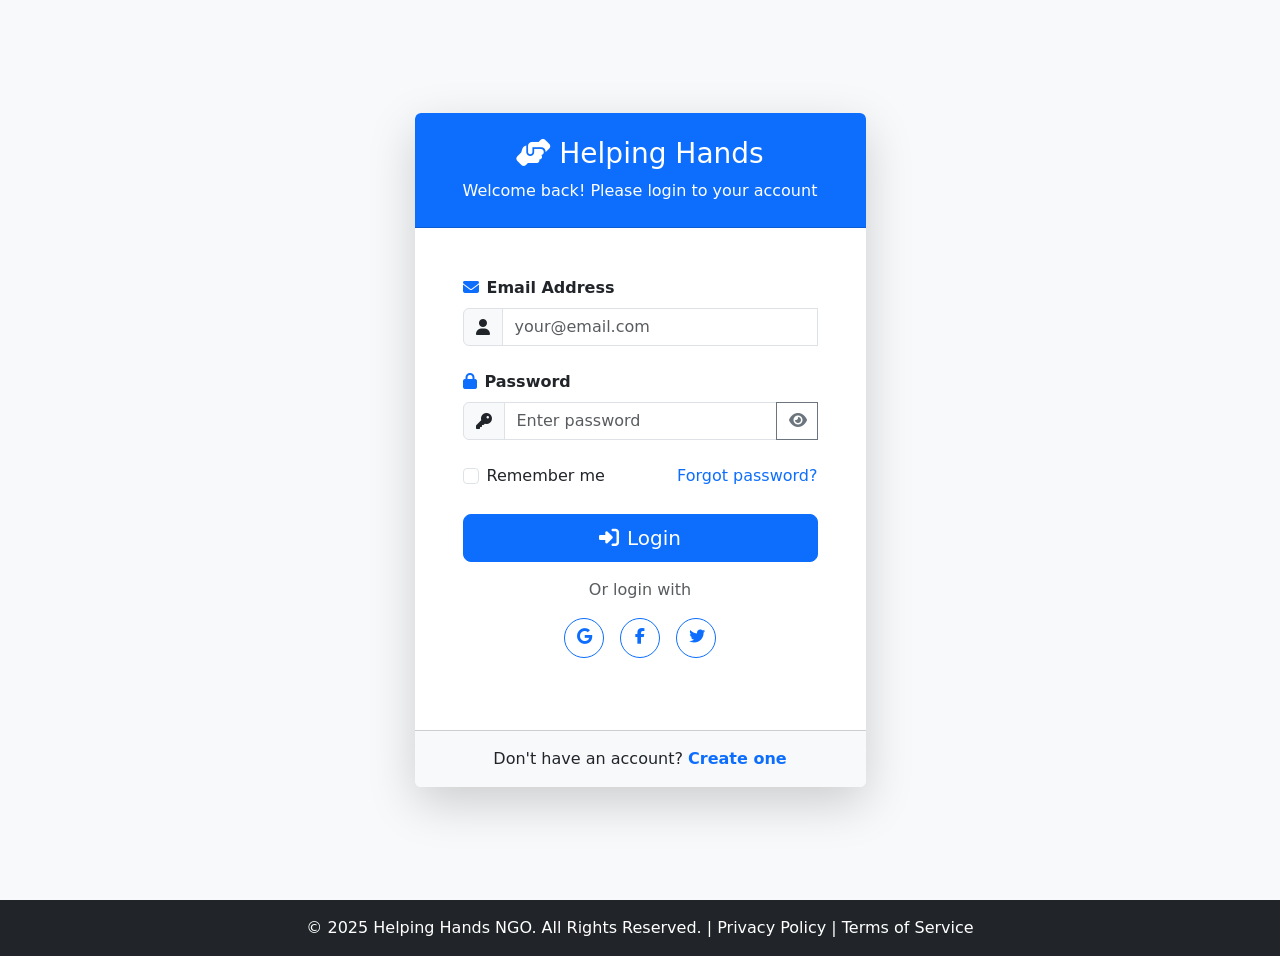
<file: login.html>
<!DOCTYPE html>
<html lang="en">
<head>
  <meta charset="UTF-8" />
  <meta name="viewport" content="width=device-width, initial-scale=1.0"/>
  <title>Login - Helping Hands NGO</title>
  <link rel="stylesheet" href="style.css" />
  <link href="https://cdn.jsdelivr.net/npm/bootstrap@5.3.7/dist/css/bootstrap.min.css" rel="stylesheet"/>
  <link rel="stylesheet" href="https://cdnjs.cloudflare.com/ajax/libs/font-awesome/6.4.0/css/all.min.css"/>
</head>
<body class="bg-light">

  <!-- Main Login Container -->
  <div class="container">
    <div class="row justify-content-center align-items-center min-vh-100">
      <div class="col-lg-5 col-md-7">
        <!-- Login Card -->
        <div class="card shadow-lg border-0 rounded-lg">
          <!-- Card Header -->
          <div class="card-header bg-primary text-white text-center py-4">
            <h3 class="mb-0">
              <i class="fas fa-hands-helping me-2"></i>Helping Hands
            </h3>
            <p class="mb-0 mt-2">Welcome back! Please login to your account</p>
          </div>
          
          <!-- Card Body -->
          <div class="card-body p-5">
            <!-- Login Form -->
            <form id="loginForm" novalidate>
              <!-- Email Field -->
              <div class="mb-4">
                <label for="email" class="form-label fw-bold">
                  <i class="fas fa-envelope me-2 text-primary"></i>Email Address
                </label>
                <div class="input-group">
                  <span class="input-group-text">
                    <i class="fas fa-user"></i>
                  </span>
                  <input 
                    type="email" 
                    class="form-control" 
                    id="email" 
                    placeholder="your@email.com"
                    required
                  >
                  <div class="invalid-feedback">
                    Please enter a valid email address
                  </div>
                </div>
              </div>
              
              <!-- Password Field -->
              <div class="mb-4">
                <label for="password" class="form-label fw-bold">
                  <i class="fas fa-lock me-2 text-primary"></i>Password
                </label>
                <div class="input-group">
                  <span class="input-group-text">
                    <i class="fas fa-key"></i>
                  </span>
                  <input 
                    type="password" 
                    class="form-control" 
                    id="password" 
                    placeholder="Enter password"
                    required
                    minlength="8"
                  >
                  <button 
                    class="btn btn-outline-secondary toggle-password" 
                    type="button"
                    data-target="#password"
                  >
                    <i class="fas fa-eye"></i>
                  </button>
                  <div class="invalid-feedback">
                    Password must be at least 8 characters
                  </div>
                </div>
              </div>
              
              <!-- Remember Me & Forgot Password -->
              <div class="d-flex justify-content-between mb-4">
                <div class="form-check">
                  <input class="form-check-input" type="checkbox" id="rememberMe">
                  <label class="form-check-label" for="rememberMe">
                    Remember me
                  </label>
                </div>
                <a href="forgot-password.html" class="text-decoration-none">
                  Forgot password?
                </a>
              </div>
              
              <!-- Submit Button -->
              <div class="d-grid mb-3">
                <button type="submit" class="btn btn-primary btn-lg">
                  <i class="fas fa-sign-in-alt me-2"></i>Login
                </button>
              </div>
              
              <!-- Social Login -->
              <div class="text-center mb-4">
                <p class="text-muted mb-3">Or login with</p>
                <div class="d-flex justify-content-center gap-3">
                  <a href="#" class="btn btn-outline-primary rounded-circle social-btn">
                    <i class="fab fa-google"></i>
                  </a>
                  <a href="#" class="btn btn-outline-primary rounded-circle social-btn">
                    <i class="fab fa-facebook-f"></i>
                  </a>
                  <a href="#" class="btn btn-outline-primary rounded-circle social-btn">
                    <i class="fab fa-twitter"></i>
                  </a>
                </div>
              </div>
            </form>
          </div>
          
          <!-- Card Footer -->
          <div class="card-footer text-center py-3 bg-light">
            <p class="mb-0">
              Don't have an account? 
              <a href="signup.html" class="text-decoration-none fw-bold">
                Create one
              </a>
            </p>
          </div>
        </div>
      </div>
    </div>
  </div>

  <!-- Footer -->
  <footer class="bg-dark text-white text-center py-3 mt-auto">
    <div class="container">
      <p class="mb-0">
        &copy; 2025 Helping Hands NGO. All Rights Reserved. | 
        <a href="#" class="text-white text-decoration-none">Privacy Policy</a> | 
        <a href="#" class="text-white text-decoration-none">Terms of Service</a>
      </p>
    </div>
  </footer>

  <script src="https://cdn.jsdelivr.net/npm/bootstrap@5.3.7/dist/js/bootstrap.bundle.min.js"></script>
  <script>
    // Toggle password visibility
    document.querySelectorAll('.toggle-password').forEach(button => {
      button.addEventListener('click', function() {
        const target = this.getAttribute('data-target');
        const input = document.querySelector(target);
        const icon = this.querySelector('i');
        
        if (input.type === 'password') {
          input.type = 'text';
          icon.classList.remove('fa-eye');
          icon.classList.add('fa-eye-slash');
        } else {
          input.type = 'password';
          icon.classList.remove('fa-eye-slash');
          icon.classList.add('fa-eye');
        }
      });
    });

    // Form validation
    (function() {
      'use strict';
      
      const form = document.getElementById('loginForm');
      
      form.addEventListener('submit', function(event) {
        if (!form.checkValidity()) {
          event.preventDefault();
          event.stopPropagation();
        }
        
        form.classList.add('was-validated');
      }, false);
    })();
  </script>
</body>
</html>
</file>
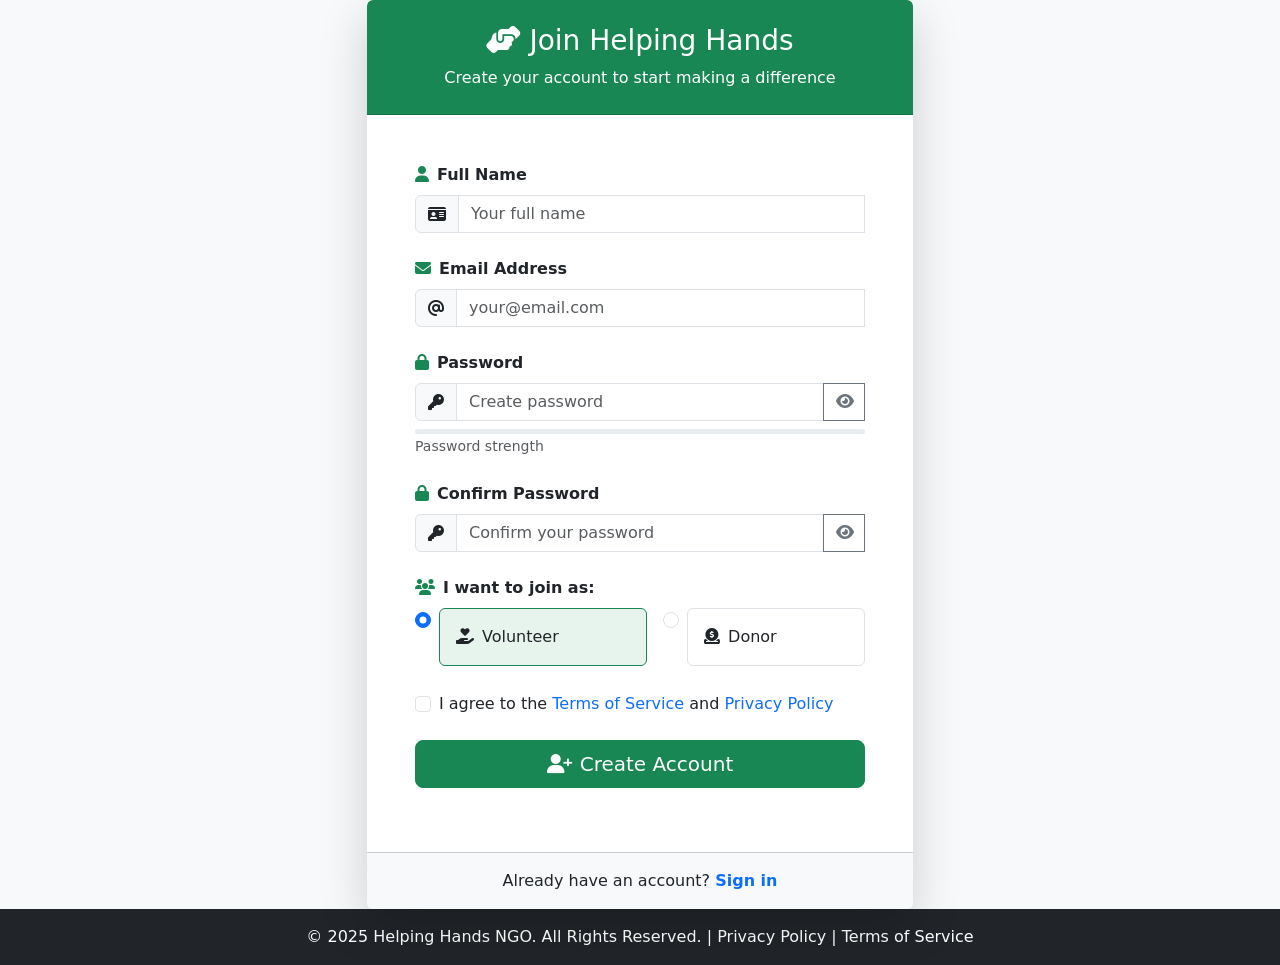
<file: signup.html>
<!DOCTYPE html>
<html lang="en">
<head>
  <meta charset="UTF-8" />
  <meta name="viewport" content="width=device-width, initial-scale=1.0"/>
  <title>Join Helping Hands NGO</title>
  <link rel="stylesheet" href="style.css" />
  <link href="https://cdn.jsdelivr.net/npm/bootstrap@5.3.7/dist/css/bootstrap.min.css" rel="stylesheet"/>
  <link rel="stylesheet" href="https://cdnjs.cloudflare.com/ajax/libs/font-awesome/6.4.0/css/all.min.css"/>
</head>
<body class="bg-light">

  <!-- Main Signup Container -->
  <div class="container">
    <div class="row justify-content-center align-items-center min-vh-100">
      <div class="col-lg-6 col-md-8">
        <!-- Signup Card -->
        <div class="card shadow-lg border-0 rounded-lg">
          <!-- Card Header -->
          <div class="card-header bg-success text-white text-center py-4">
            <h3 class="mb-0">
              <i class="fas fa-hands-helping me-2"></i>Join Helping Hands
            </h3>
            <p class="mb-0 mt-2">Create your account to start making a difference</p>
          </div>
          
          <!-- Card Body -->
          <div class="card-body p-5">
            <!-- Signup Form -->
            <form id="signupForm" novalidate>
              <!-- Name Field -->
              <div class="mb-4">
                <label for="name" class="form-label fw-bold">
                  <i class="fas fa-user me-2 text-success"></i>Full Name
                </label>
                <div class="input-group">
                  <span class="input-group-text">
                    <i class="fas fa-id-card"></i>
                  </span>
                  <input 
                    type="text" 
                    class="form-control" 
                    id="name" 
                    placeholder="Your full name"
                    required
                    minlength="3"
                  >
                  <div class="invalid-feedback">
                    Please enter your full name (at least 3 characters)
                  </div>
                </div>
              </div>
              
              <!-- Email Field -->
              <div class="mb-4">
                <label for="email" class="form-label fw-bold">
                  <i class="fas fa-envelope me-2 text-success"></i>Email Address
                </label>
                <div class="input-group">
                  <span class="input-group-text">
                    <i class="fas fa-at"></i>
                  </span>
                  <input 
                    type="email" 
                    class="form-control" 
                    id="email" 
                    placeholder="your@email.com"
                    required
                  >
                  <div class="invalid-feedback">
                    Please enter a valid email address
                  </div>
                </div>
              </div>
              
              <!-- Password Field -->
              <div class="mb-4">
                <label for="password" class="form-label fw-bold">
                  <i class="fas fa-lock me-2 text-success"></i>Password
                </label>
                <div class="input-group">
                  <span class="input-group-text">
                    <i class="fas fa-key"></i>
                  </span>
                  <input 
                    type="password" 
                    class="form-control" 
                    id="password" 
                    placeholder="Create password"
                    required
                    minlength="8"
                    pattern="(?=.*\d)(?=.*[a-z])(?=.*[A-Z]).{8,}"
                  >
                  <button 
                    class="btn btn-outline-secondary toggle-password" 
                    type="button"
                    data-target="#password"
                  >
                    <i class="fas fa-eye"></i>
                  </button>
                  <div class="invalid-feedback">
                    Password must contain at least 8 characters, including uppercase, lowercase and number
                  </div>
                </div>
                <div class="password-strength mt-2">
                  <div class="progress" style="height: 5px;">
                    <div class="progress-bar" role="progressbar" style="width: 0%"></div>
                  </div>
                  <small class="text-muted strength-text">Password strength</small>
                </div>
              </div>
              
              <!-- Confirm Password Field -->
              <div class="mb-4">
                <label for="confirmPassword" class="form-label fw-bold">
                  <i class="fas fa-lock me-2 text-success"></i>Confirm Password
                </label>
                <div class="input-group">
                  <span class="input-group-text">
                    <i class="fas fa-key"></i>
                  </span>
                  <input 
                    type="password" 
                    class="form-control" 
                    id="confirmPassword" 
                    placeholder="Confirm your password"
                    required
                  >
                  <button 
                    class="btn btn-outline-secondary toggle-password" 
                    type="button"
                    data-target="#confirmPassword"
                  >
                    <i class="fas fa-eye"></i>
                  </button>
                  <div class="invalid-feedback">
                    Passwords must match
                  </div>
                </div>
              </div>
              
              <!-- User Type Selection -->
              <div class="mb-4">
                <label class="form-label fw-bold">
                  <i class="fas fa-users me-2 text-success"></i>I want to join as:
                </label>
                <div class="d-flex gap-3">
                  <div class="form-check flex-grow-1">
                    <input class="form-check-input" type="radio" name="userType" id="volunteer" checked>
                    <label class="form-check-label w-100 p-3 border rounded" for="volunteer">
                      <i class="fas fa-hand-holding-heart me-2"></i>Volunteer
                    </label>
                  </div>
                  <div class="form-check flex-grow-1">
                    <input class="form-check-input" type="radio" name="userType" id="donor">
                    <label class="form-check-label w-100 p-3 border rounded" for="donor">
                      <i class="fas fa-donate me-2"></i>Donor
                    </label>
                  </div>
                </div>
              </div>
              
              <!-- Terms and Conditions -->
              <div class="mb-4 form-check">
                <input 
                  type="checkbox" 
                  class="form-check-input" 
                  id="terms" 
                  required
                >
                <label class="form-check-label" for="terms">
                  I agree to the <a href="#" class="text-decoration-none">Terms of Service</a> and <a href="#" class="text-decoration-none">Privacy Policy</a>
                </label>
                <div class="invalid-feedback">
                  You must agree to the terms and conditions
                </div>
              </div>
              
              <!-- Submit Button -->
              <div class="d-grid mb-3">
                <button type="submit" class="btn btn-success btn-lg">
                  <i class="fas fa-user-plus me-2"></i>Create Account
                </button>
              </div>
            </form>
          </div>
          
          <!-- Card Footer -->
          <div class="card-footer text-center py-3 bg-light">
            <p class="mb-0">
              Already have an account? 
              <a href="login.html" class="text-decoration-none fw-bold">
                Sign in
              </a>
            </p>
          </div>
        </div>
      </div>
    </div>
  </div>

  <!-- Footer -->
  <footer class="bg-dark text-white text-center py-3 mt-auto">
    <div class="container">
      <p class="mb-0">
        &copy; 2025 Helping Hands NGO. All Rights Reserved. | 
        <a href="#" class="text-white text-decoration-none">Privacy Policy</a> | 
        <a href="#" class="text-white text-decoration-none">Terms of Service</a>
      </p>
    </div>
  </footer>

  <script src="https://cdn.jsdelivr.net/npm/bootstrap@5.3.7/dist/js/bootstrap.bundle.min.js"></script>
  <script>
    // Toggle password visibility
    document.querySelectorAll('.toggle-password').forEach(button => {
      button.addEventListener('click', function() {
        const target = this.getAttribute('data-target');
        const input = document.querySelector(target);
        const icon = this.querySelector('i');
        
        if (input.type === 'password') {
          input.type = 'text';
          icon.classList.remove('fa-eye');
          icon.classList.add('fa-eye-slash');
        } else {
          input.type = 'password';
          icon.classList.remove('fa-eye-slash');
          icon.classList.add('fa-eye');
        }
      });
    });

    // Password strength indicator
    const passwordInput = document.getElementById('password');
    const progressBar = document.querySelector('.progress-bar');
    const strengthText = document.querySelector('.strength-text');
    
    passwordInput.addEventListener('input', function() {
      const password = this.value;
      let strength = 0;
      
      // Length check
      if (password.length >= 8) strength += 25;
      if (password.length >= 12) strength += 15;
      
      // Contains numbers
      if (/\d/.test(password)) strength += 20;
      
      // Contains lowercase
      if (/[a-z]/.test(password)) strength += 10;
      
      // Contains uppercase
      if (/[A-Z]/.test(password)) strength += 10;
      
      // Contains special chars
      if (/[^A-Za-z0-9]/.test(password)) strength += 20;
      
      // Update progress bar
      progressBar.style.width = strength + '%';
      
      // Update color and text
      if (strength < 40) {
        progressBar.classList.remove('bg-warning', 'bg-success');
        progressBar.classList.add('bg-danger');
        strengthText.textContent = 'Weak password';
      } else if (strength < 70) {
        progressBar.classList.remove('bg-danger', 'bg-success');
        progressBar.classList.add('bg-warning');
        strengthText.textContent = 'Moderate password';
      } else {
        progressBar.classList.remove('bg-danger', 'bg-warning');
        progressBar.classList.add('bg-success');
        strengthText.textContent = 'Strong password';
      }
    });

    // Confirm password validation
    const confirmPassword = document.getElementById('confirmPassword');
    confirmPassword.addEventListener('input', function() {
      if (this.value !== passwordInput.value) {
        this.setCustomValidity("Passwords don't match");
      } else {
        this.setCustomValidity('');
      }
    });

    // Form validation
    (function() {
      'use strict';
      
      const form = document.getElementById('signupForm');
      
      form.addEventListener('submit', function(event) {
        if (!form.checkValidity()) {
          event.preventDefault();
          event.stopPropagation();
        }
        
        form.classList.add('was-validated');
      }, false);
    })();
  </script>
</body>
</html>
</file>
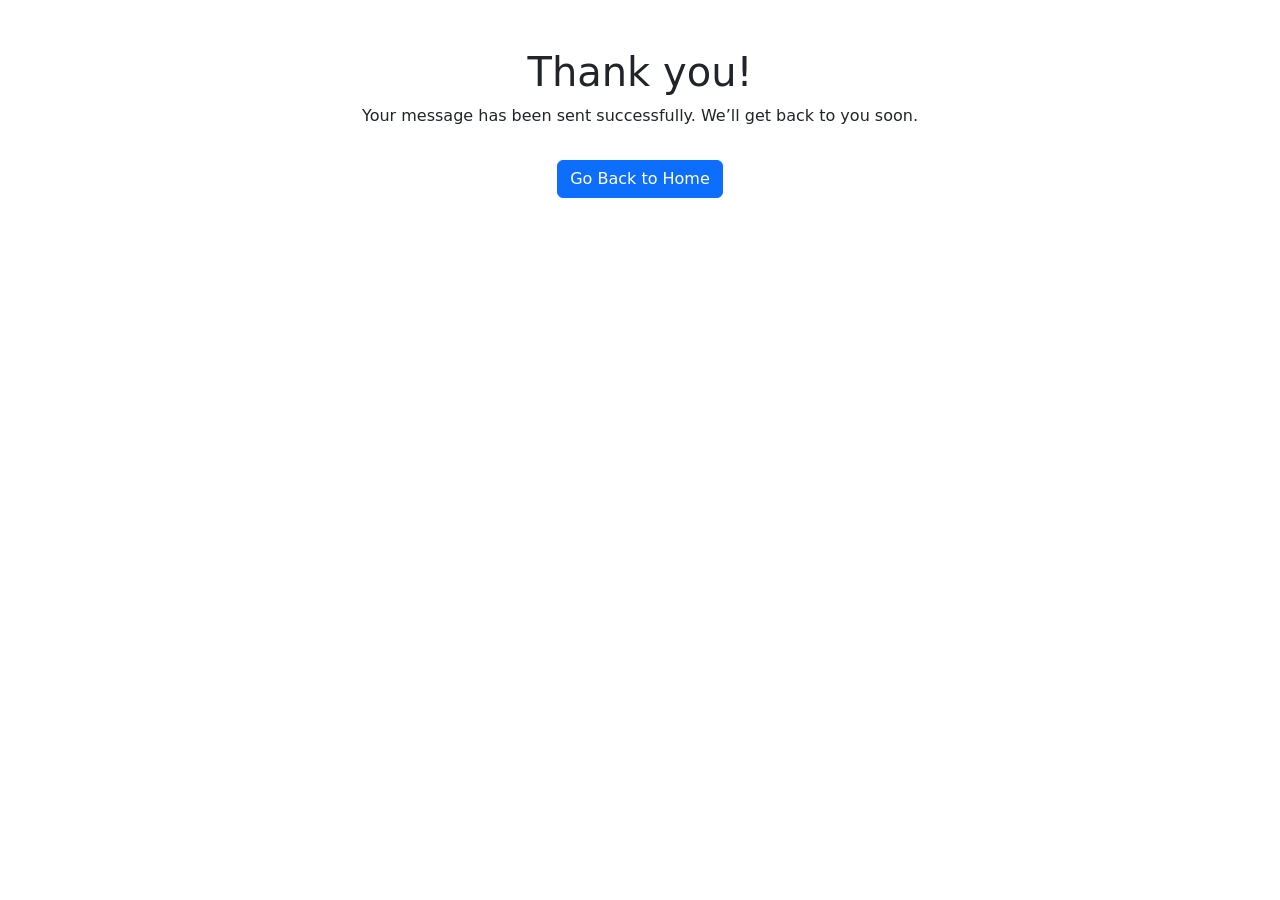
<file: thankyou.html>
<!DOCTYPE html>
<html lang="en">
<head>
  <meta charset="UTF-8">
  <title>Thank You</title>
  <link href="https://cdn.jsdelivr.net/npm/bootstrap@5.3.7/dist/css/bootstrap.min.css" rel="stylesheet"/>
</head>
<body class="text-center p-5">
  <h1>Thank you!</h1>
  <p>Your message has been sent successfully. We’ll get back to you soon.</p>
  <a href="index.html" class="btn btn-primary mt-3">Go Back to Home</a>
</body>
</html>
</file>
<file: style.css>
/* Enhanced CSS with hover effects and more styling */
.header {
  background-color: #518dc1;
  padding: 20px 0;
  text-align: center;
  transition: background-color 0.3s ease;
}

.header:hover {
  background-color: #3a6d99;
}

.nav-link {
  transition: all 0.3s ease;
  font-weight: 500;
}

.nav-link:hover {
  color: #0d6efd !important;
  transform: translateY(-2px);
}

.card {
  transition: transform 0.3s ease, box-shadow 0.3s ease;
  height: 100%;
}

.card:hover {
  transform: translateY(-10px);
  box-shadow: 0 10px 20px rgba(0,0,0,0.1);
}

.card img {
  height: 200px;
  object-fit: cover;
  transition: transform 0.5s ease;
}

.card:hover img {
  transform: scale(1.05);
}

.btn {
  transition: all 0.3s ease;
}

.btn:hover {
  transform: translateY(-2px);
  box-shadow: 0 4px 8px rgba(0,0,0,0.1);
}

.founder-img, .volunteer-img {
  transition: transform 0.3s ease;
}

.founder-img:hover, .volunteer-img:hover {
  transform: scale(1.05);
}

/* New testimonial section */
.testimonial-card {
  transition: all 0.3s ease;
}

.testimonial-card:hover {
  background-color: #f8f9fa;
  transform: scale(1.02);
}

/* Carousel enhancements */
.carousel-item {
  transition: transform 1.5s ease-in-out;
}

.carousel-caption {
  background-color: rgba(0,0,0,0.5);
  border-radius: 10px;
  transition: all 0.5s ease;
}

.carousel-caption:hover {
  background-color: rgba(0,0,0,0.7);
}

/* New impact counter animation */
.counter {
  transition: all 0.5s ease;
}

.counter:hover {
  color: #0d6efd;
  transform: scale(1.1);
}




/* Gallery Specific Styles */
.gallery-hero {
  background: linear-gradient(rgba(0,0,0,0.5)), url('https://i.pinimg.com/1200x/bb/88/fc/bb88fc0dd701230a8644a4051c0657df.jpg');
  background-size: cover;
  background-position: center;
  color: white;
  padding: 80px 0;
}

.gallery-card {
  position: relative;
  overflow: hidden;
  transition: transform 0.3s ease;
}

.gallery-card:hover {
  transform: translateY(-5px);
}

.gallery-overlay {
  position: absolute;
  top: 0;
  left: 0;
  right: 0;
  bottom: 0;
  background: rgba(0,0,0,0.7);
  color: white;
  display: flex;
  align-items: center;
  justify-content: center;
  opacity: 0;
  transition: opacity 0.3s ease;
}

.gallery-img-link:hover .gallery-overlay {
  opacity: 1;
}

.overlay-content {
  text-align: center;
  padding: 20px;
}

.overlay-content h5 {
  font-weight: bold;
  margin-bottom: 5px;
}

.overlay-content p {
  margin-bottom: 15px;
  font-size: 0.9rem;
}

.video-container {
  position: relative;
  padding-bottom: 56.25%; /* 16:9 Aspect Ratio */
  height: 0;
  margin-bottom: 15px;
}

.video-container iframe {
  position: absolute;
  top: 0;
  left: 0;
  width: 100%;
  height: 100%;
}

.video-caption {
  border-bottom-left-radius: 0.25rem;
  border-bottom-right-radius: 0.25rem;
}

/* Back to top button */
.back-to-top {
  position: fixed;
  bottom: 20px;
  right: 20px;
  display: none;
  z-index: 99;
  width: 50px;
  height: 50px;
  border-radius: 50%;
  text-align: center;
  line-height: 35px;
}

/* Filter buttons */
.filter-button.active {
  background-color: #0d6efd;
  color: white;
}

/* Responsive adjustments */
@media (max-width: 768px) {
  .gallery-hero {
    padding: 60px 0;
  }
  
  .btn-group {
    flex-wrap: wrap;
  }
  
  .btn-group .btn {
    margin-bottom: 5px;
  }
}



/* Login Page Specific Styles */
.min-vh-100 {
  min-height: 100vh;
}

.card {
  border: none;
  overflow: hidden;
  transition: transform 0.3s ease, box-shadow 0.3s ease;
}

.card:hover {
  transform: translateY(-5px);
  box-shadow: 0 10px 20px rgba(0,0,0,0.1);
}

.card-header {
  border-bottom: none;
}

.toggle-password {
  width: 42px;
  display: flex;
  align-items: center;
  justify-content: center;
}

.toggle-password:hover {
  background-color: #f8f9fa;
}

.social-btn {
  width: 40px;
  height: 40px;
  display: flex;
  align-items: center;
  justify-content: center;
  transition: all 0.3s ease;
}

.social-btn:hover {
  background-color: #0d6efd;
  color: white !important;
}

/* Responsive adjustments */
@media (max-width: 576px) {
  .card-body {
    padding: 1.5rem;
  }
}


/* Signup Page Specific Styles */
.min-vh-100 {
  min-height: 100vh;
}

.card {
  border: none;
  overflow: hidden;
  transition: transform 0.3s ease, box-shadow 0.3s ease;
}

.card:hover {
  transform: translateY(-5px);
  box-shadow: 0 10px 20px rgba(0,0,0,0.1);
}

.card-header {
  border-bottom: none;
}

.toggle-password {
  width: 42px;
  display: flex;
  align-items: center;
  justify-content: center;
}

.toggle-password:hover {
  background-color: #f8f9fa;
}

.form-check-input[type="radio"]:checked + label {
  border-color: #198754 !important;
  background-color: rgba(25, 135, 84, 0.1);
}

.form-check-label {
  cursor: pointer;
  transition: all 0.2s ease;
}

.form-check-label:hover {
  background-color: #f8f9fa;
}

.password-strength {
  margin-top: 0.5rem;
}

/* Responsive adjustments */
@media (max-width: 768px) {
  .d-flex.gap-3 {
    flex-direction: column;
    gap: 0.5rem !important;
  }
  
  .form-check-label {
    padding: 0.75rem !important;
  }
}

@media (max-width: 576px) {
  .card-body {
    padding: 1.5rem;
  }
}




/* Contact Page Specific Styles */
.contact-hero {
  background: linear-gradient(rgba(0,0,0,0.5), url('https://i.pinimg.com/1200x/bb/88/fc/bb88fc0dd701230a8644a4051c0657df.jpg');
  background-size: cover;
  background-position: center;
  color: white;
  padding: 80px 0;
}

.card {
  border: none;
  overflow: hidden;
  transition: transform 0.3s ease, box-shadow 0.3s ease;
}

.card:hover {
  transform: translateY(-5px);
  box-shadow: 0 10px 20px rgba(0,0,0,0.1);
}

.card-header {
  border-bottom: none;
}

.social-btn {
  width: 40px;
  height: 40px;
  display: flex;
  align-items: center;
  justify-content: center;
  transition: all 0.3s ease;
}

.social-btn:hover {
  transform: translateY(-3px);
}

.accordion-button:not(.collapsed) {
  background-color: rgba(13, 110, 253, 0.1);
  color: #0d6efd;
}

.accordion-button:focus {
  box-shadow: none;
  border-color: rgba(0,0,0,.125);
}

/* Back to top button */
.back-to-top {
  position: fixed;
  bottom: 20px;
  right: 20px;
  display: none;
  z-index: 99;
  width: 50px;
  height: 50px;
  border-radius: 50%;
  text-align: center;
  line-height: 35px;
}

/* Responsive adjustments */
@media (max-width: 768px) {
  .contact-hero {
    padding: 60px 0;
  }
  
  .card-body {
    padding: 1.5rem !important;
  }
}
</file>
